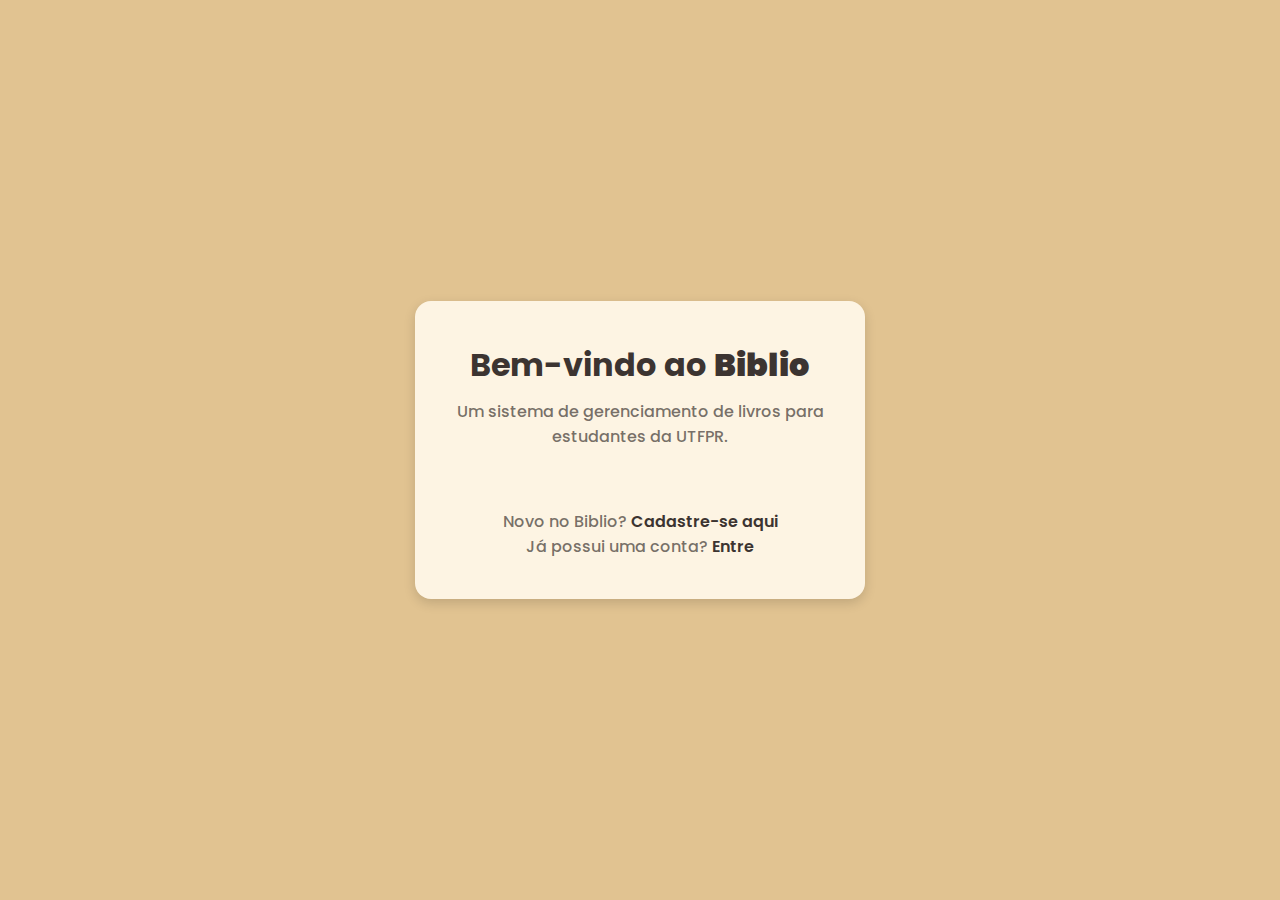
<file: biblio-site/index.html>
<!DOCTYPE html>
<html lang="pt-BR">
  <head>
    <meta charset="UTF-8" />
    <meta name="viewport" content="width=device-width, initial-scale=1.0" />
    <title>Biblio - Bem-vindo</title>
    <link rel="stylesheet" href="assets/css/style.css" />
  </head>
  <body>
    <main class="container container-index">
      <h1 class="index-text">Bem-vindo ao <b>Biblio</b></h1>
      <p class="index-p">
        Um sistema de gerenciamento de livros para estudantes da UTFPR.
      </p>
      <section class="login-register-text">
        <p>Novo no Biblio? <a href="register.html">Cadastre-se aqui</a></p>
        <p>Já possui uma conta? <a href="login.html">Entre</a></p>
      </section>
    </main>
  </body>
</html>
</file>
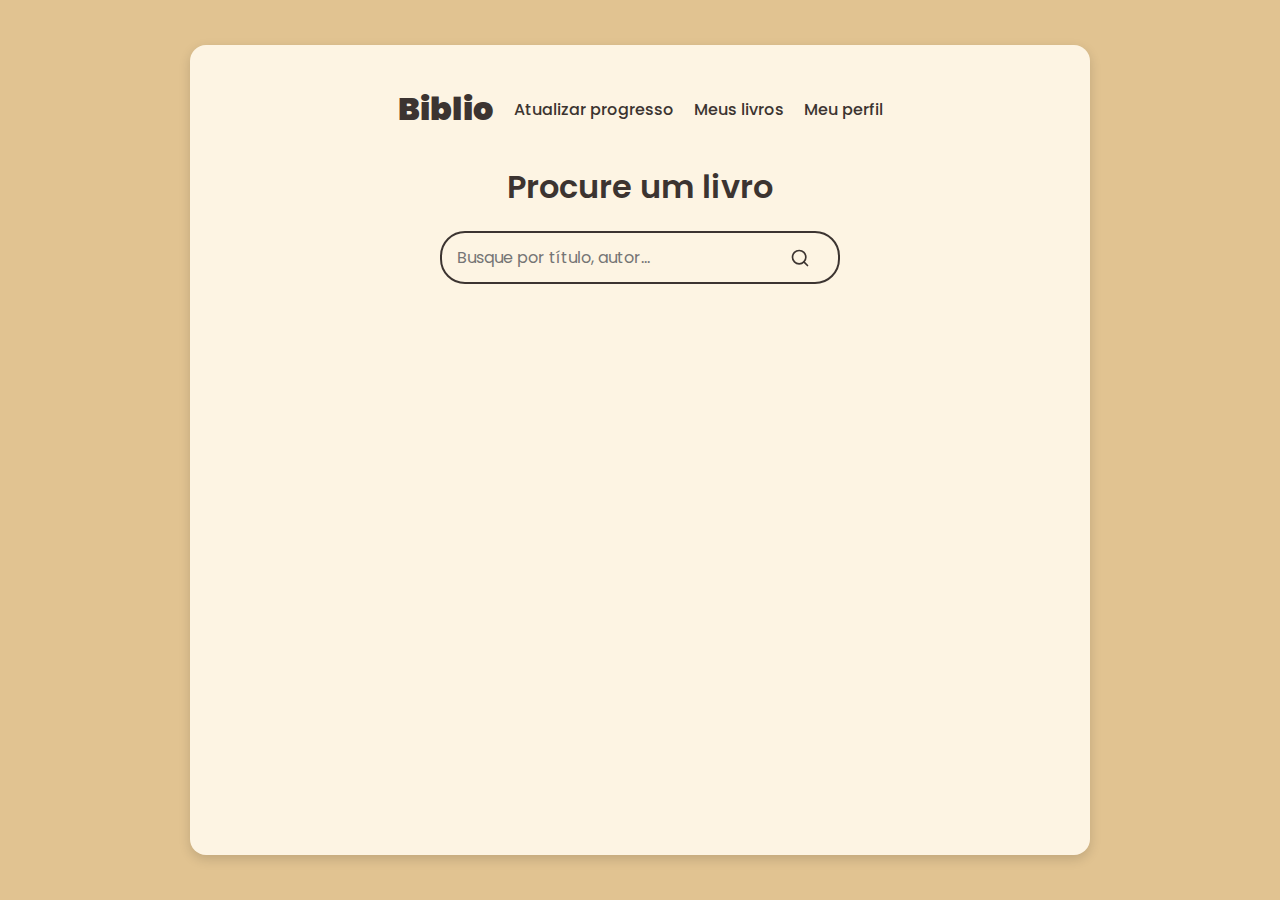
<file: biblio-site/home.html>
<!DOCTYPE html>
<html lang="pt-BR">
  <head>
    <meta charset="UTF-8" />
    <meta name="viewport" content="width=device-width, initial-scale=1.0" />
    <title>Home - Biblio</title>
    <link rel="stylesheet" href="assets/css/style.css" />
    <script src="https://code.jquery.com/jquery-3.6.0.min.js"></script>
    <script src="assets/js/home.js" defer></script>
  </head>
  <body>
    <div class="container-home">
      <header>
        <a href="home.html"
          ><p class="logo"><b>Biblio</b></p></a
        >
        <nav>
          <ul class="nav-links">
            <li><a href="progress.html">Atualizar progresso</a></li>
            <li><a href="mybooks.html">Meus livros</a></li>
            <li><a href="profile.html">Meu perfil</a></li>
          </ul>
        </nav>
      </header>

      <h1 class="search-title">Procure um livro</h1>
      <div class="search-container">
        <input
          type="search"
          id="search-box"
          placeholder="Busque por título, autor..."
        />
        <span class="search-icon">
          <svg
            class="search-icon"
            xmlns="http://www.w3.org/2000/svg"
            viewBox="0 0 24 24"
            fill="none"
            stroke="currentColor"
            stroke-width="2"
            stroke-linecap="round"
            stroke-linejoin="round"
          >
            <circle cx="11" cy="11" r="8"></circle>
            <line x1="21" y1="21" x2="16.65" y2="16.65"></line>
          </svg>
        </span>
      </div>

      <div class="book-list" id="list-output"></div>
    </div>
  </body>
</html>
</file>
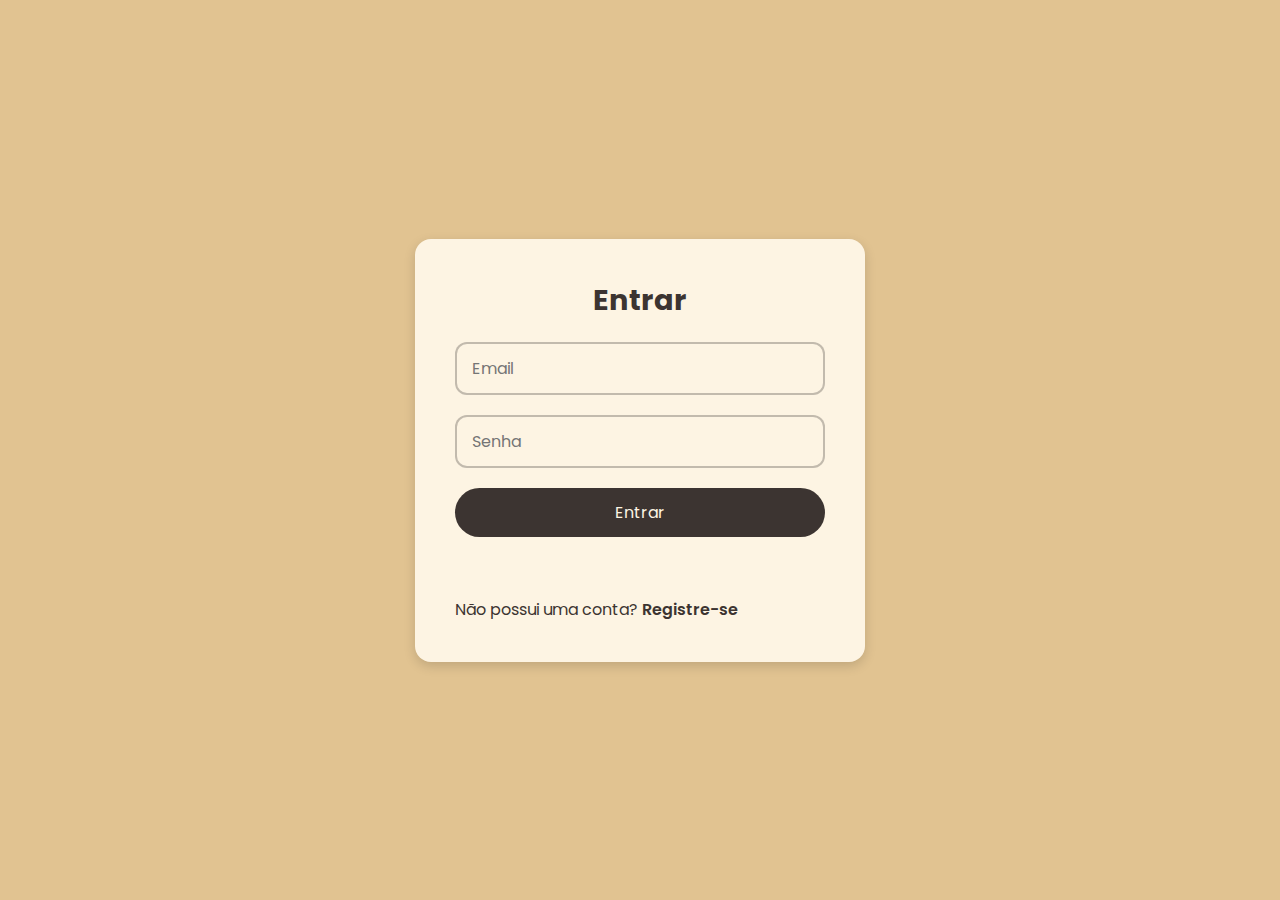
<file: biblio-site/login.html>
<!DOCTYPE html>
<html lang="pt-BR">
  <head>
    <meta charset="UTF-8" />
    <meta name="viewport" content="width=device-width, initial-scale=1.0" />
    <title>Entrar - Biblio</title>
    <link rel="stylesheet" href="assets/css/style.css" />
  </head>
  <body>
    <main class="container">
      <p class="login-text">Entrar</p>
      <div class="input-group">
        <input type="email" placeholder="Email" required />
      </div>
      <div class="input-group">
        <input type="password" placeholder="Senha" required />
      </div>
      <a href="home.html"><button class="btn">Entrar</button></a>
      <p class="login-register-text">
        Não possui uma conta? <a href="register.html">Registre-se</a>
      </p>
    </main>
  </body>
</html>
</file>
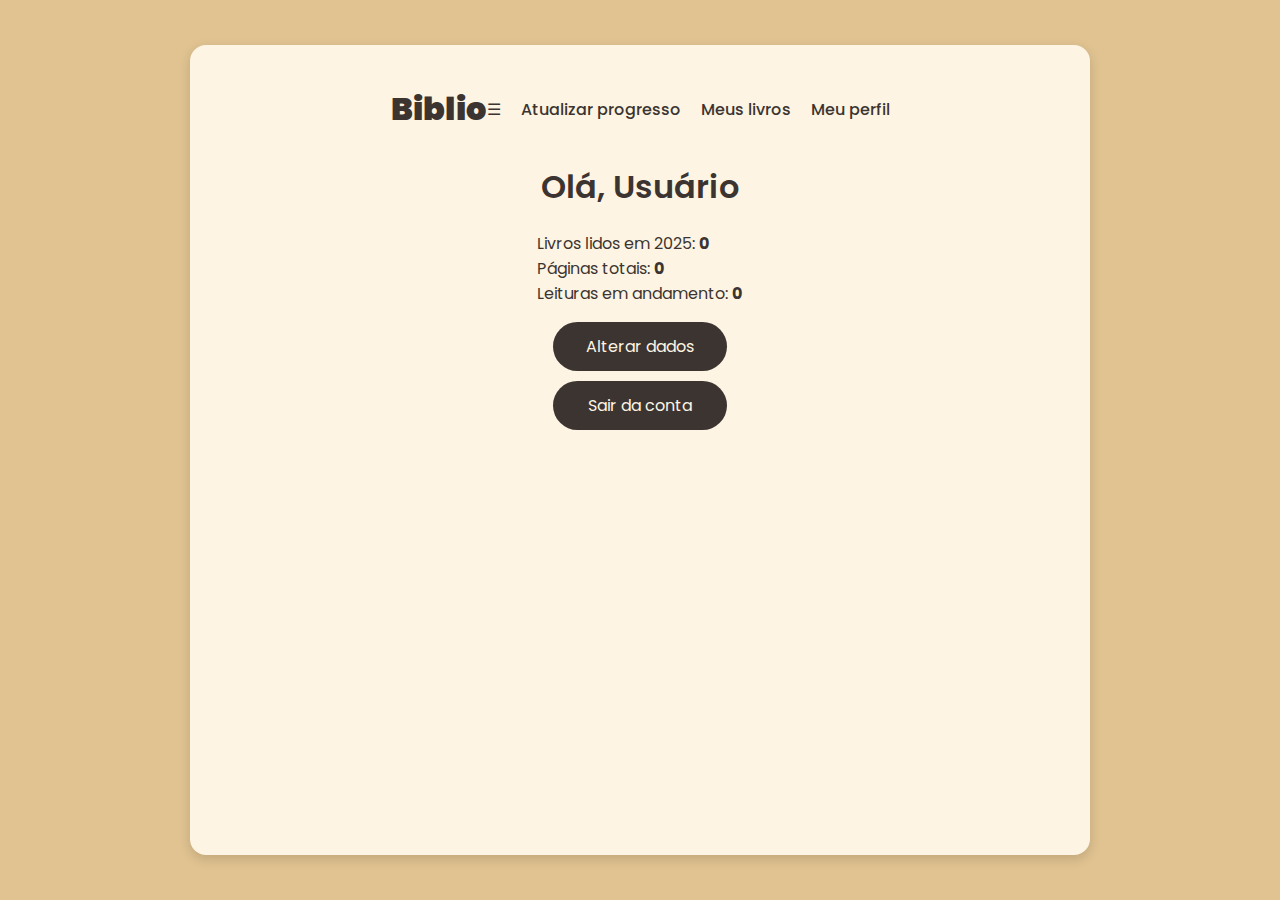
<file: biblio-site/profile.html>
<!DOCTYPE html>
<html lang="pt-BR">
  <head>
    <meta charset="UTF-8" />
    <meta name="viewport" content="width=device-width, initial-scale=1.0" />
    <title>Perfil - Biblio</title>
    <link rel="stylesheet" href="assets/css/style.css" />
  </head>
  <body>
    <div class="container-home">
      <header class="header">
        <a href="home.html"
          ><p class="logo"><b>Biblio</b></p></a
        >
        <div class="hamburger" id="hamburger">&#9776;</div>
        <nav>
          <ul class="nav-links">
            <li><a href="progress.html">Atualizar progresso</a></li>
            <li><a href="mybooks.html">Meus livros</a></li>
            <li><a href="profile.html">Meu perfil</a></li>
          </ul>
        </nav>
      </header>

      <h1 class="search-title">Olá, Usuário</h1>

      <div class="profile-info">
        <p>Livros lidos em 2025: <b>0</b></p>
        <p>Páginas totais: <b>0</b></p>
        <p>Leituras em andamento: <b>0</b></p>

        <div class="btn-group">
          <a href="update.html" class="btn">Alterar dados</a>
          <a href="index.html" class="btn">Sair da conta</a>
        </div>
      </div>
    </div>
    <script>
      const hamburger = document.getElementById("hamburger");
      const navLinks = document.querySelector(".nav-links");

      hamburger.addEventListener("click", () => {
        navLinks.classList.toggle("active");
      });

      navLinks.querySelectorAll("a").forEach((link) => {
        link.addEventListener("click", () => {
          navLinks.classList.remove("active");
        });
      });
    </script>
  </body>
</html>
</file>
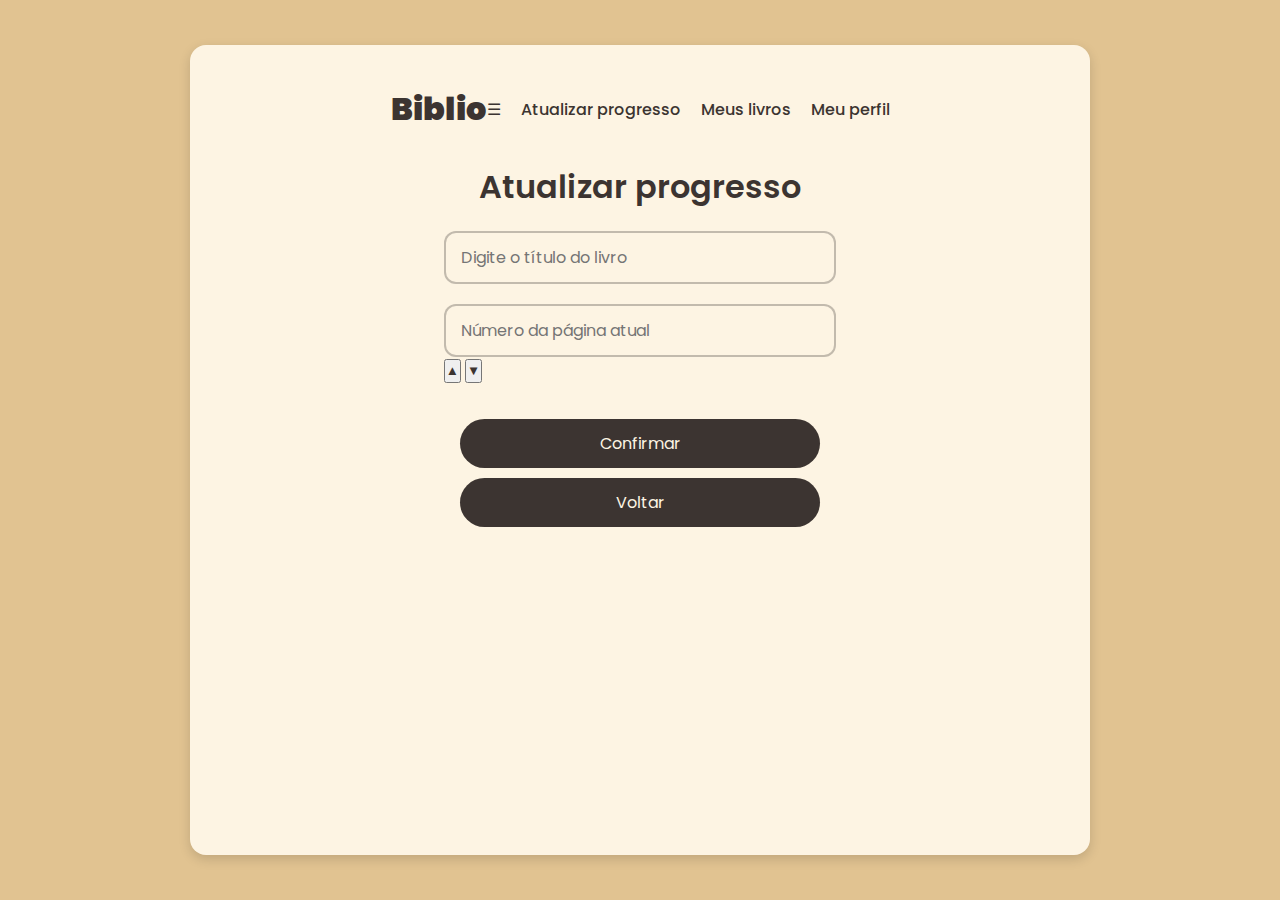
<file: biblio-site/progress.html>
<!DOCTYPE html>
<html lang="pt-BR">
  <head>
    <meta charset="UTF-8" />
    <meta name="viewport" content="width=device-width, initial-scale=1.0" />
    <title>Atualizar progresso - Biblio</title>
    <link rel="stylesheet" href="assets/css/style.css" />
    <script src="assets/js/progress.js" defer></script>
  </head>
  <body>
    <div class="container-home">
      <header class="header">
        <a href="home.html"
          ><p class="logo"><b>Biblio</b></p></a
        >
        <div class="hamburger" id="hamburger">&#9776;</div>
        <nav>
          <ul class="nav-links">
            <li><a href="progress.html">Atualizar progresso</a></li>
            <li><a href="mybooks.html">Meus livros</a></li>
            <li><a href="profile.html">Meu perfil</a></li>
          </ul>
        </nav>
      </header>

      <h1 class="search-title">Atualizar progresso</h1>

      <form class="login-email progress-form">
        <div class="input-group">
          <input type="text" placeholder="Digite o título do livro" required />
        </div>
        <div class="input-group">
          <input type="number" placeholder="Número da página atual" required />
        </div>
        <div class="btn-group">
          <button type="submit" class="btn">Confirmar</button>
          <a href="home.html"
            ><button type="button" class="btn">Voltar</button></a
          >
        </div>
        <p class="login-register-text"></p>
      </form>
    </div>
  </body>
</html>
</file>
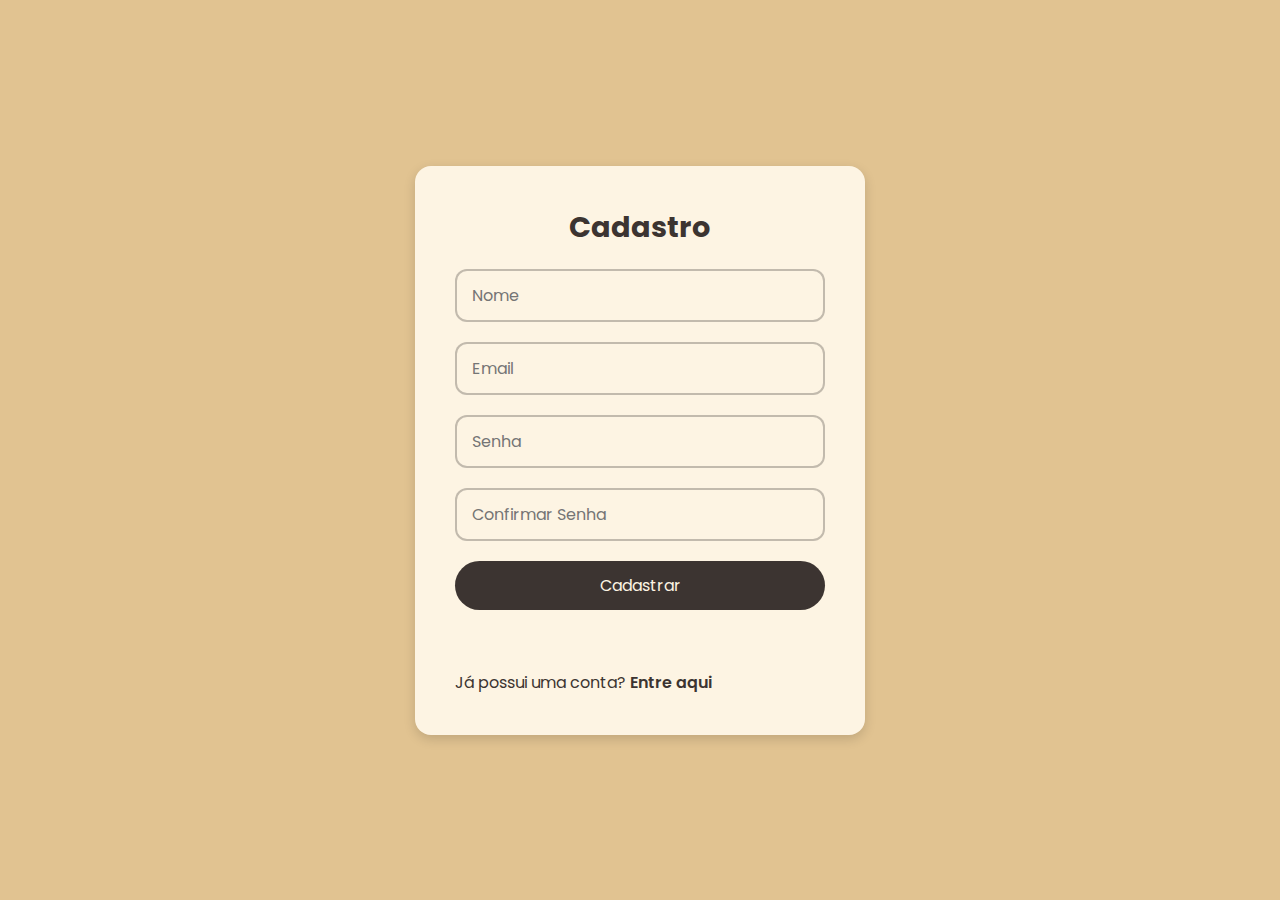
<file: biblio-site/register.html>
<!DOCTYPE html>
<html lang="pt-BR">
  <head>
    <meta charset="UTF-8" />
    <meta name="viewport" content="width=device-width, initial-scale=1.0" />
    <title>Cadastro - Biblio</title>
    <link rel="stylesheet" href="assets/css/style.css" />
  </head>
  <body>
    <main class="container">
      <p class="login-text">Cadastro</p>
      <div class="input-group">
        <input type="text" placeholder="Nome" required />
      </div>
      <div class="input-group">
        <input type="email" placeholder="Email" required />
      </div>
      <div class="input-group">
        <input type="password" placeholder="Senha" required />
      </div>
      <div class="input-group">
        <input type="password" placeholder="Confirmar Senha" required />
      </div>
      <a href="home.html"><button class="btn">Cadastrar</button></a>
      <p class="login-register-text">
        Já possui uma conta? <a href="login.html">Entre aqui</a>
      </p>
    </main>
  </body>
</html>
</file>
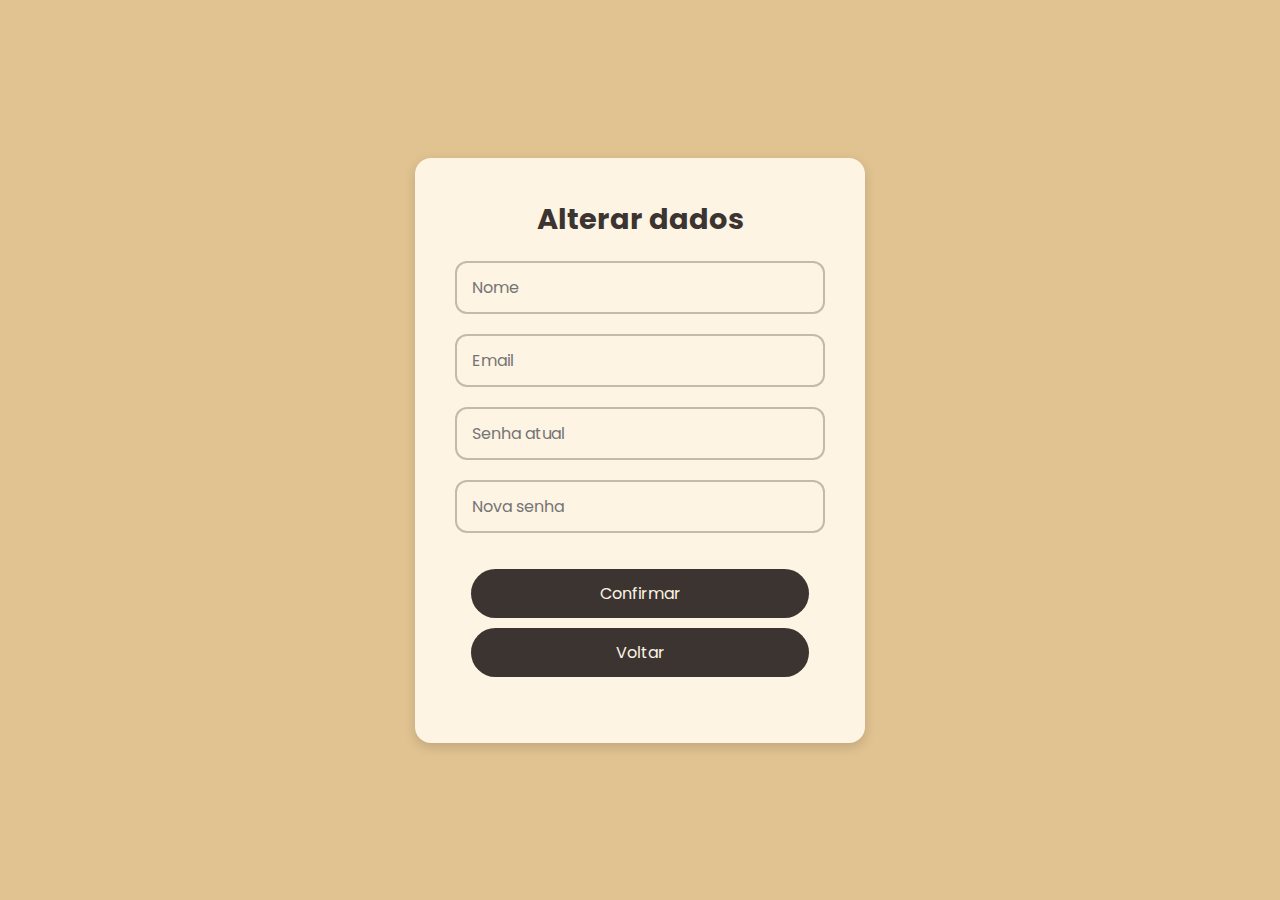
<file: biblio-site/update.html>
<!DOCTYPE html>
<html lang="pt-BR">
  <head>
    <meta charset="UTF-8" />
    <meta name="viewport" content="width=device-width, initial-scale=1.0" />
    <title>Cadastro - Biblio</title>
    <link rel="stylesheet" href="assets/css/style.css" />
  </head>
  <body>
    <main class="container">
      <p class="login-text">Alterar dados</p>
      <div class="input-group">
        <input type="text" placeholder="Nome" required />
      </div>
      <div class="input-group">
        <input type="email" placeholder="Email" required />
      </div>
      <div class="input-group">
        <input type="password" placeholder="Senha atual" required />
      </div>
      <div class="input-group">
        <input type="password" placeholder="Nova senha" required />
      </div>
      <div class="btn-group">
        <a href="home.html"
          ><button type="button" class="btn">Confirmar</button></a
        >
        <a href="profile.html"
          ><button type="button" class="btn">Voltar</button></a
        >
      </div>
    </main>
  </body>
</html>
</file>
<file: biblio-site/assets/css/style.css>
@import url("https://fonts.googleapis.com/css2?family=Poppins:wght@300;400;500;600;700&display=swap");

/* RESET + BASE */
* {
  margin: 0;
  padding: 0;
  box-sizing: border-box;
  font-family: "Poppins", sans-serif;
  color: #3c3431;
}

body {
  min-height: 100vh;
  background-color: #e1c391;
  display: flex;
  justify-content: center;
  align-items: center;
  padding: 30px;
}

/* CONTAINERS */
.container {
  background: #fdf4e3;
  border-radius: 16px;
  padding: 40px;
  box-shadow: 0 4px 12px rgba(0, 0, 0, 0.15);
  width: 100%;
  max-width: 450px;
}

.container-index {
  text-align: center;
}

.container-home {
  display: flex;
  flex-direction: column;
  align-items: center;
  background: #fdf4e3;
  border-radius: 16px;
  padding: 40px 20px;
  box-shadow: 0 4px 12px rgba(0, 0, 0, 0.15);
  min-height: 90vh;
  min-width: 100vh;
  max-width: 150vh;
}

/* TEXTOS */
.index-text {
  font-size: 2rem;
  font-weight: 700;
  margin-bottom: 10px;
}

.index-p,
.login-register-text p {
  font-weight: 500;
  color: rgba(60, 52, 49, 0.7);
}

.login-register-text a {
  color: #3c3431;
  font-weight: 600;
  margin-top: 60px;
}

.login-register-text {
  margin-top: 60px;
}

.login-text {
  font-size: 1.8rem;
  font-weight: 700;
  text-align: center;
  margin-bottom: 20px;
}

/* INPUTS E BOTÕES */
.input-group {
  margin-bottom: 20px;
}

.input-group input {
  width: 100%;
  padding: 12px 15px;
  border-radius: 12px;
  border: 2px solid rgba(60, 52, 49, 0.3);
  background-color: #fdf4e3;
  outline: none;
  font-size: 1rem;
}

.input-group input:focus {
  border-color: #3c3431;
}

.btn {
  display: block;
  width: 100%;
  padding: 12px;
  background: #3c3431;
  color: #fdf4e3;
  border: none;
  border-radius: 30px;
  font-size: 1rem;
  cursor: pointer;
  margin-bottom: 10px;
  transition: 0.3s;
}

.btn:hover {
  background: #2c2724;
}

.btn-group {
  justify-content: center;
  text-align: center;
  padding: 1em;
}

/* HEADER */
header {
  display: flex;
  justify-content: space-between;
  align-items: center;
  margin-bottom: 30px;
}

header .logo {
  font-weight: 700;
  font-size: 2rem;
}

.nav-links {
  list-style: none;
  display: flex;
}

.nav-links li {
  margin-left: 20px;
}

.nav-links a {
  text-decoration: none;
  color: #3c3431;
  font-weight: 500;
}

.nav-links a:hover {
  opacity: 0.7;
}

/* SEARCH */
.search-form {
  display: flex;
  width: 100%;
  max-width: 600px;
  margin: 0 auto 30px;
}

.search-form input[type="search"] {
  flex: 1;
  padding: 12px 15px;
  border-radius: 12px 0 0 12px;
  border: 2px solid rgba(60, 52, 49, 0.3);
  outline: none;
}

.search-form button {
  padding: 12px 15px;
  border: none;
  border-radius: 0 12px 12px 0;
  background: #3c3431;
  color: #fdf4e3;
  cursor: pointer;
}

/* BOOK CARDS */
.book-list {
  display: flex;
  flex-wrap: wrap;
  gap: 20px;
}

.book-card {
  background: #fdf4e3;
  border-radius: 16px;
  box-shadow: 0 4px 12px rgba(0, 0, 0, 0.15);
  flex: 1 1 calc(50% - 20px);
  display: flex;
  overflow: hidden;
  transition: 0.3s;
}

.book-card:hover {
  transform: translateY(-5px);
  box-shadow: 0 8px 20px rgba(0, 0, 0, 0.2);
}

.book-card img {
  width: 120px;
  object-fit: cover;
}

.book-card .book-info {
  padding: 15px;
  display: flex;
  flex-direction: column;
  justify-content: space-between;
}

.book-card .btn {
  width: fit-content;
  padding: 6px 12px;
  font-size: 0.9rem;
}

.card-body {
  padding: 2em;
}

/* MODAL */
.book-modal {
  position: fixed;
  top: 0;
  left: 0;
  width: 100%;
  height: 100%;
  background: rgba(0, 0, 0, 0.6);
  display: flex;
  justify-content: center;
  align-items: center;
  z-index: 1000;
}

.book-modal .modal-content {
  background: #fdf4e3;
  border-radius: 16px;
  padding: 60px;
  width: 90%;
  max-width: 700px;
  max-height: 90%;
  overflow-y: auto;
  position: relative;
}

.book-modal .close-modal {
  position: absolute;
  top: 15px;
  right: 20px;
  font-size: 1.5rem;
  font-weight: bold;
  cursor: pointer;
}

.search-icon {
  width: 20px;
  height: 20px;
  position: absolute;
  top: 50%;
  transform: translateY(-50%);
}

input[type="search"]::-webkit-search-cancel-button {
  -webkit-appearance: none;
  display: none;
}

input[type="search"]::-ms-clear {
  display: none;
  width: 0;
  height: 0;
}

a {
  text-decoration: none;
}

.search-title {
  text-align: center;
  margin-bottom: 20px;
  font-size: 2rem;
  font-weight: 600;
}

.search-container {
  position: relative;
  width: 400px;
  max-width: 90%;
  margin-bottom: 40px;
}

#search-box {
  background: #fdf4e3;
  width: 100%;
  padding: 12px 45px 12px 15px;
  border-radius: 25px;
  border: 2px solid #3c3431;
  font-size: 1rem;
  outline: none;
}

#search-box:focus {
  border-color: #2c2724;
}

.search-icon {
  position: absolute;
  right: 15px;
  top: 50%;
  transform: translateY(-50%);
  font-size: 1.2rem;
  color: #3c3431;
  cursor: pointer;
  transition: opacity 0.3s;
}

.search-icon:hover {
  opacity: 0.7;
}

/* RESPONSIVIDADE */
@media (max-width: 768px) {
  .book-card {
    flex: 1 1 100%;
    flex-direction: column;
    align-items: center;
    text-align: center;
  }

  .book-card img {
    width: 100%;
    max-width: 200px;
  }

  .nav-links {
    flex-direction: column;
    gap: 10px;
  }

  header {
    flex-direction: column;
    gap: 10px;
  }
}
</file>
